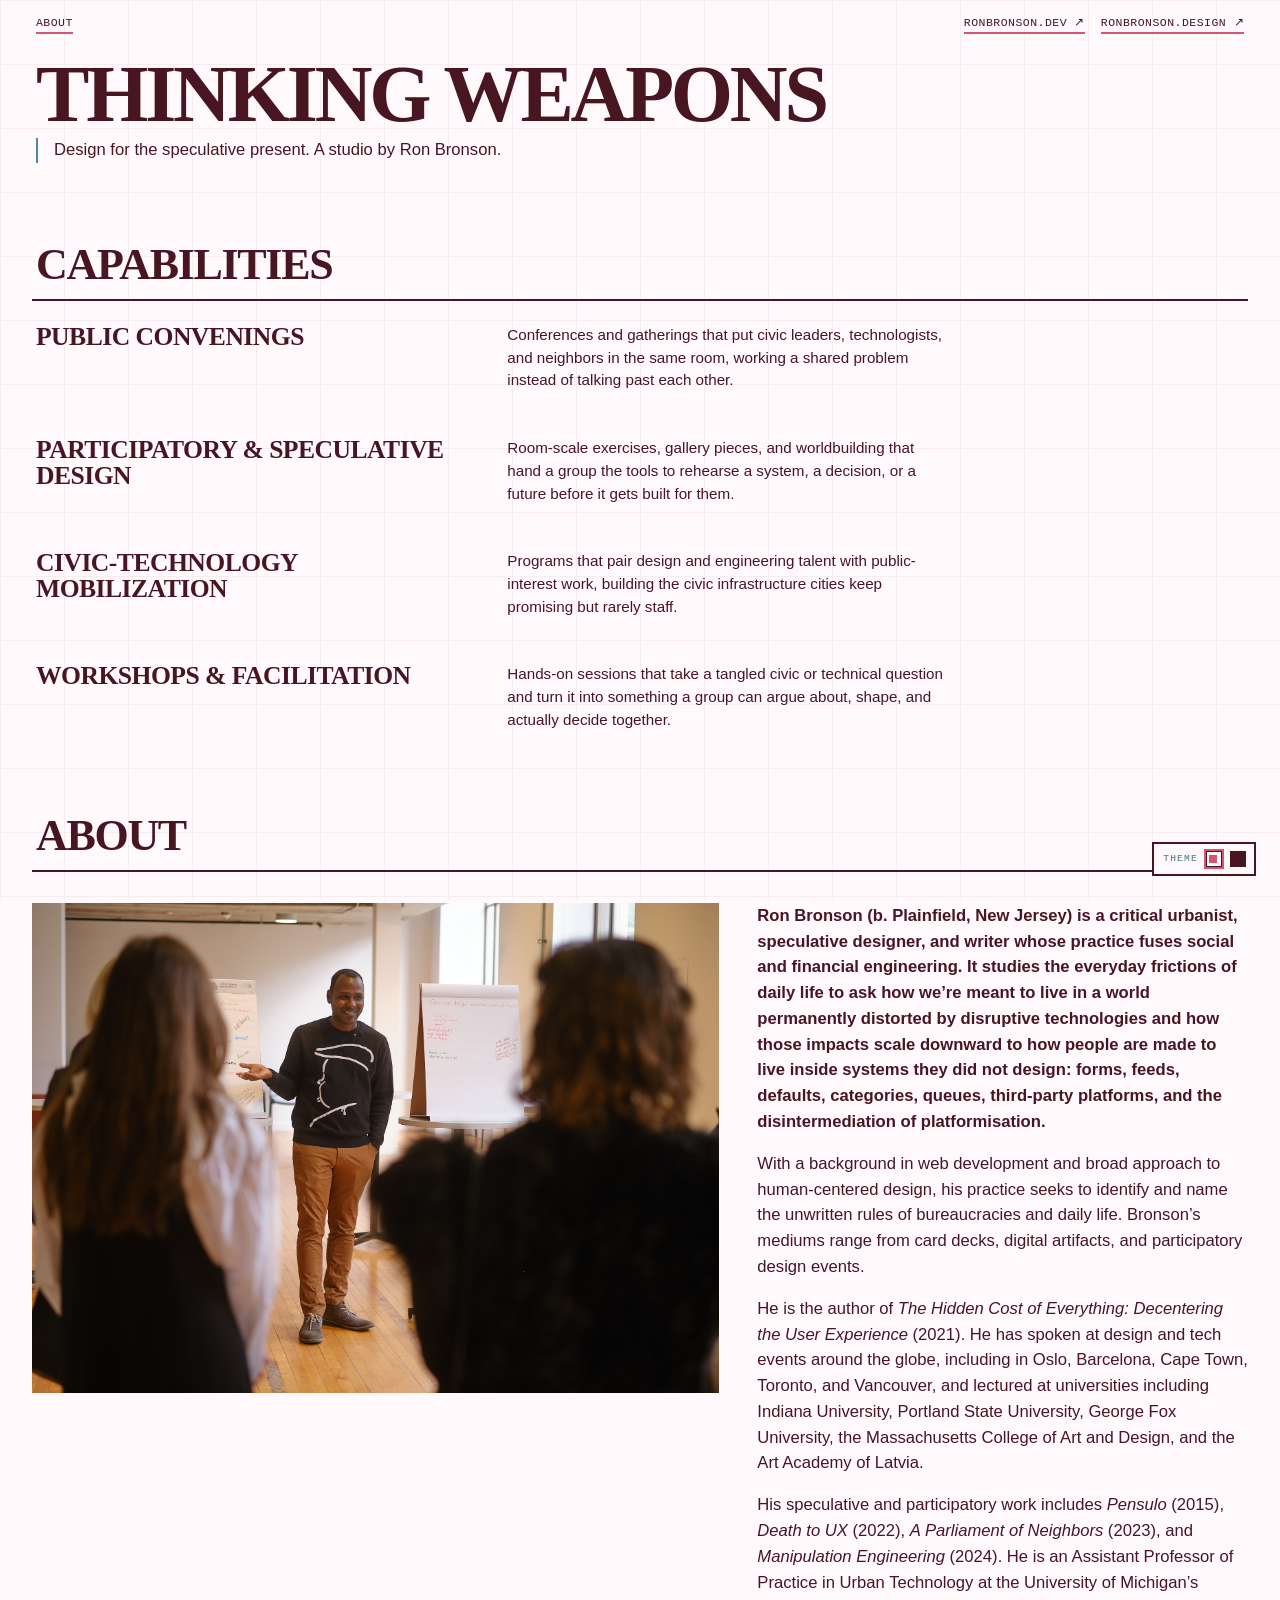
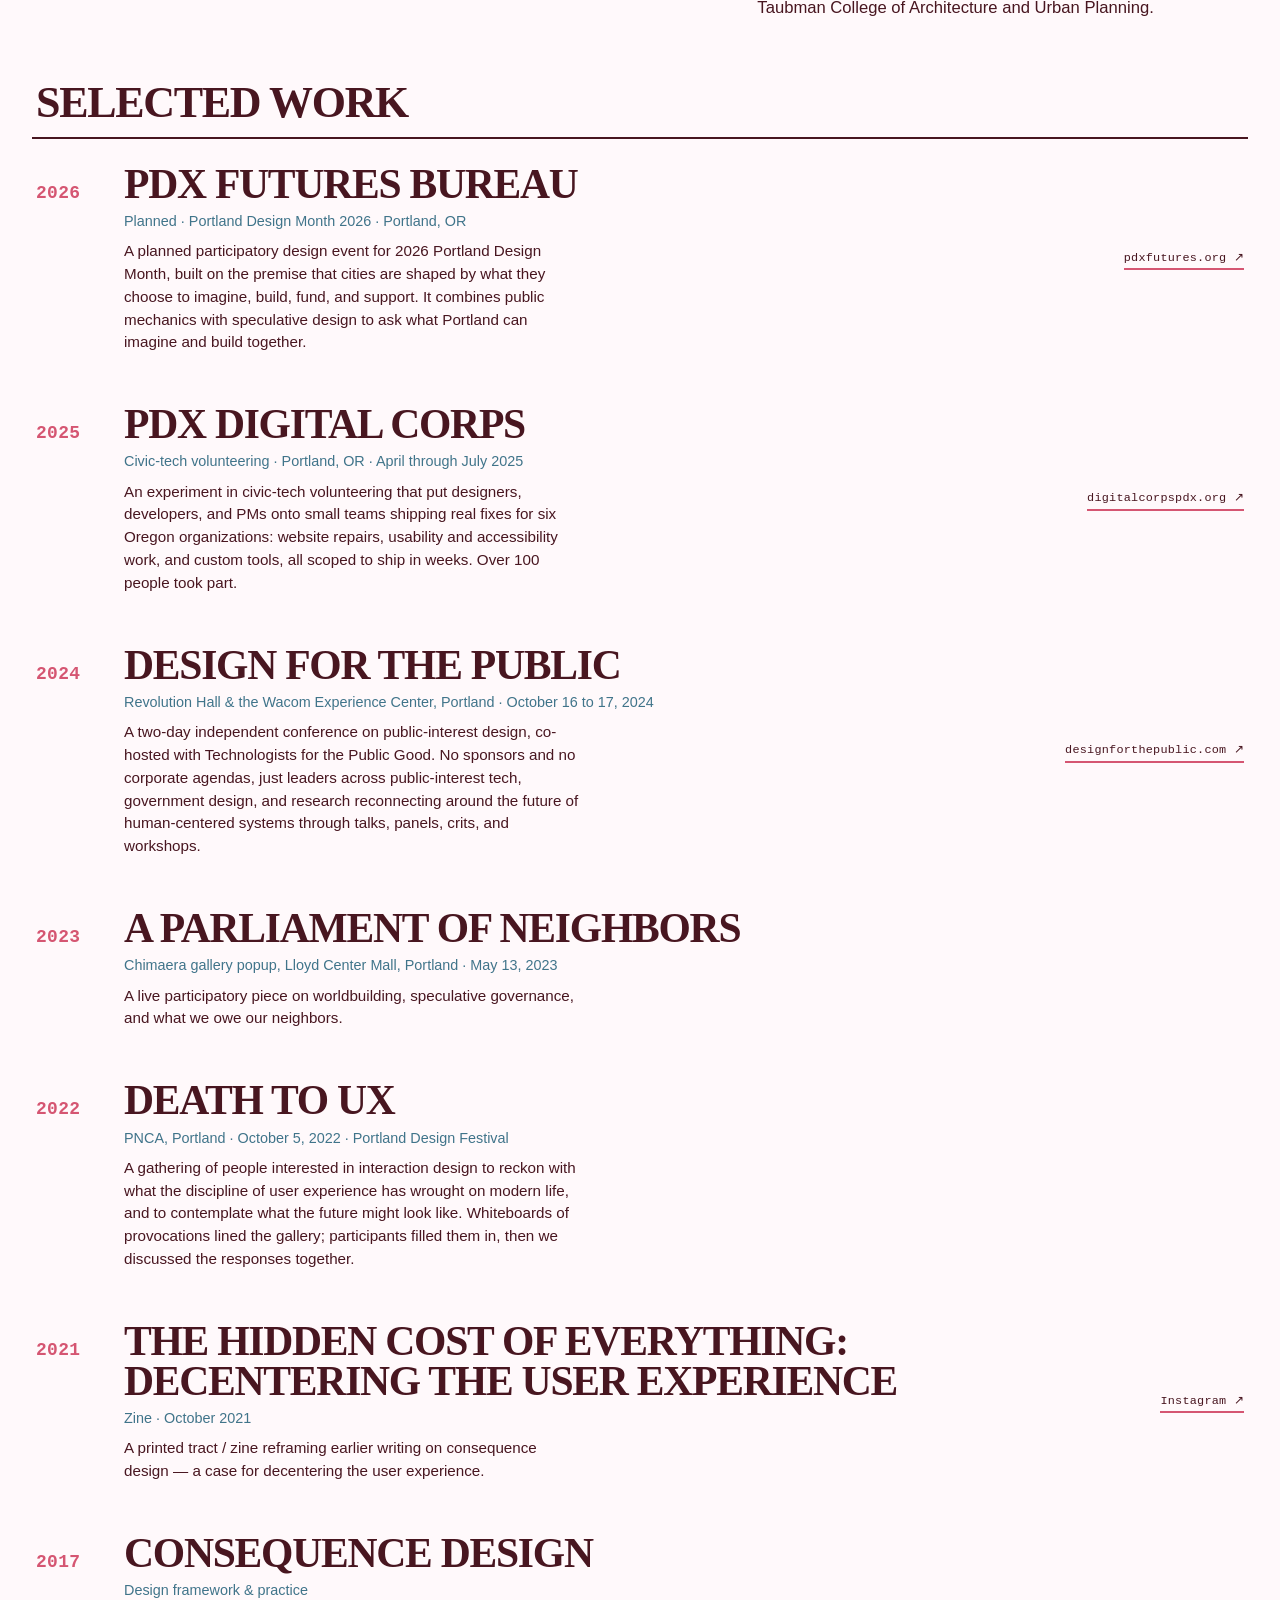
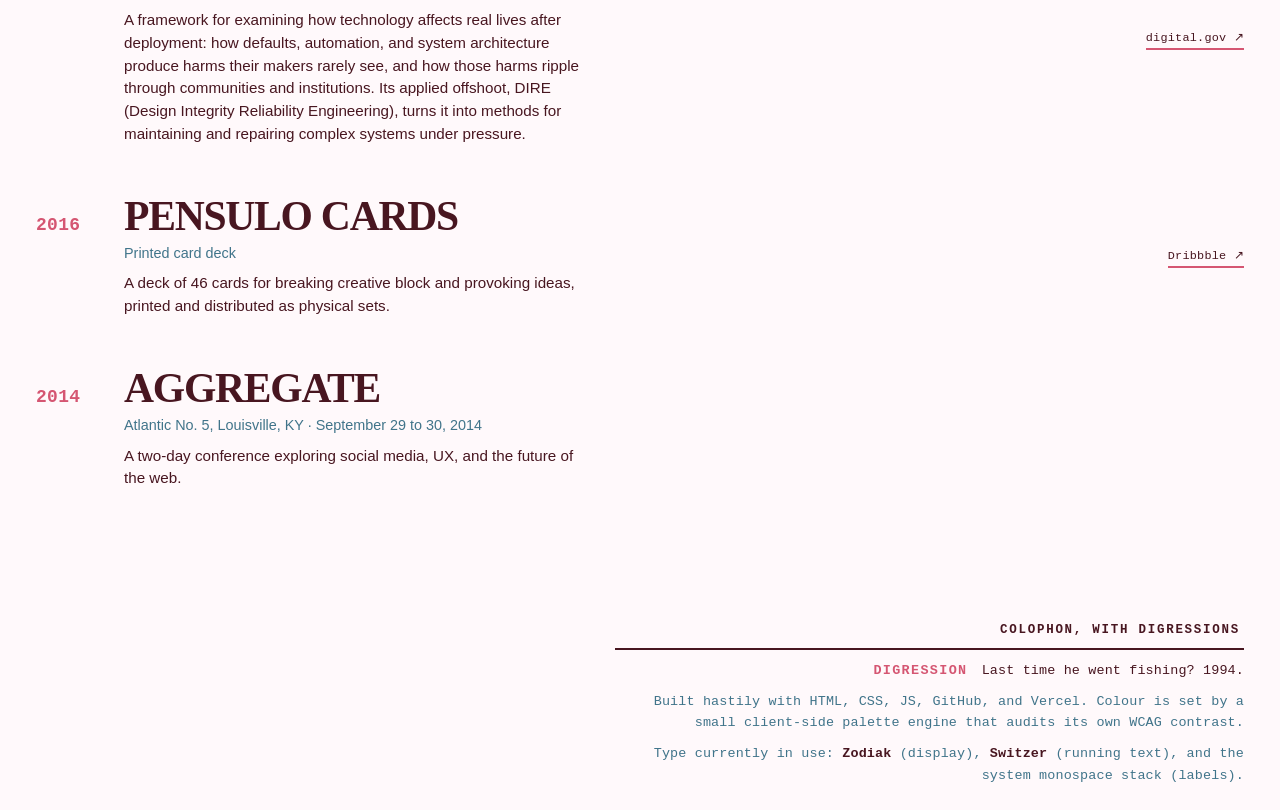
<file: index.html>
<!doctype html>
<html lang="en">
  <head>
    <meta charset="utf-8" />
    <meta name="viewport" content="width=device-width, initial-scale=1" />
    <title>Thinking Weapons · Participatory + Critical Design Studio</title>
    <meta
      name="description"
      content="Thinking Weapons is the participatory + critical design practice of Ron Bronson. Multi-day events, workshops, and convenings across civic life, technology, open source, and innovation. Design for the speculative present."
    />
    <link rel="canonical" href="https://thinkingweapons.com/" />
    <meta property="og:type" content="website" />
    <meta property="og:site_name" content="Thinking Weapons" />
    <meta property="og:url" content="https://thinkingweapons.com/" />
    <meta property="og:title" content="Thinking Weapons · Participatory + Critical Design Studio" />
    <meta property="og:description" content="The participatory + critical design practice of Ron Bronson. Multi-day events, workshops, and convenings across civic life, technology, open source, and innovation." />
    <meta property="og:image" content="https://thinkingweapons.com/apple-touch-icon.png" />
    <meta name="twitter:card" content="summary" />
    <meta name="twitter:title" content="Thinking Weapons · Participatory + Critical Design Studio" />
    <meta name="twitter:description" content="The participatory + critical design practice of Ron Bronson. Multi-day events, workshops, and convenings across civic life, technology, open source, and innovation." />
    <meta name="twitter:image" content="https://thinkingweapons.com/apple-touch-icon.png" />
    <link rel="icon" href="favicon.ico" sizes="any" />
    <link rel="icon" type="image/svg+xml" href="favicon.svg" />
    <link rel="icon" type="image/png" sizes="32x32" href="favicon-32.png" />
    <link rel="icon" type="image/png" sizes="16x16" href="favicon-16.png" />
    <link rel="apple-touch-icon" href="apple-touch-icon.png" />
    <link rel="preconnect" href="https://api.fontshare.com" crossorigin />
    <link rel="stylesheet" href="styles.css" />
    <!-- Palette engine sets colour tokens before first paint (no FOUC). -->
    <script src="palette.js"></script>
  </head>
  <body>
    <a class="skip-link" href="#main">Skip to content</a>

    <nav class="topnav" aria-label="Site">
      <a href="#about">About</a>
      <a class="topnav__ext" href="https://ronbronson.dev">ronbronson.dev &#8599;</a>
      <a href="https://ronbronson.design">ronbronson.design &#8599;</a>
    </nav>

    <header class="site-header">
      <a class="site-name" href="index.html" aria-label="Thinking Weapons home">Thinking Weapons</a>
      <p class="site-lede">Design for the speculative present. A studio by Ron Bronson.</p>
    </header>

    <main id="main" tabindex="-1">
      <section class="capabilities" aria-labelledby="capabilities-title">
        <h2 id="capabilities-title">Capabilities</h2>

        <ul class="capability-list">
          <li class="capability">
            <h3 class="capability__title">Public convenings</h3>
            <p class="capability__desc">Conferences and gatherings that put civic leaders, technologists, and neighbors in the same room, working a shared problem instead of talking past each other.</p>
          </li>
          <li class="capability">
            <h3 class="capability__title">Participatory &amp; speculative design</h3>
            <p class="capability__desc">Room-scale exercises, gallery pieces, and worldbuilding that hand a group the tools to rehearse a system, a decision, or a future before it gets built for them.</p>
          </li>
          <li class="capability">
            <h3 class="capability__title">Civic-technology mobilization</h3>
            <p class="capability__desc">Programs that pair design and engineering talent with public-interest work, building the civic infrastructure cities keep promising but rarely staff.</p>
          </li>
          <li class="capability">
            <h3 class="capability__title">Workshops &amp; facilitation</h3>
            <p class="capability__desc">Hands-on sessions that take a tangled civic or technical question and turn it into something a group can argue about, shape, and actually decide together.</p>
          </li>
        </ul>
      </section>

      <section class="about" id="about" aria-labelledby="about-title">
        <h2 id="about-title">About</h2>

        <div class="about__body">
          <figure class="about__photo">
            <img src="studio.jpg" alt="Ron Bronson leading a participatory design workshop" loading="lazy" onerror="this.style.display='none'" />
          </figure>
          <div class="about__text">
            <p>Ron Bronson (b. Plainfield, New Jersey) is a critical urbanist, speculative designer, and writer whose practice fuses social and financial engineering. It studies the everyday frictions of daily life to ask how we&rsquo;re meant to live in a world permanently distorted by disruptive technologies and how those impacts scale downward to how people are made to live inside systems they did not design: forms, feeds, defaults, categories, queues, third-party platforms, and the disintermediation of platformisation.</p>
            <p>With a background in web development and broad approach to human-centered design, his practice seeks to identify and name the unwritten rules of bureaucracies and daily life. Bronson&rsquo;s mediums range from card decks, digital artifacts, and participatory design events.</p>
            <p>He is the author of <em>The Hidden Cost of Everything: Decentering the User Experience</em> (2021). He has spoken at design and tech events around the globe, including in Oslo, Barcelona, Cape Town, Toronto, and Vancouver, and lectured at universities including Indiana University, Portland State University, George Fox University, the Massachusetts College of Art and Design, and the Art Academy of Latvia.</p>
            <p>His speculative and participatory work includes <em>Pensulo</em> (2015), <em>Death to UX</em> (2022), <em>A Parliament of Neighbors</em> (2023), and <em>Manipulation Engineering</em> (2024). He is an Assistant Professor of Practice in Urban Technology at the University of Michigan&rsquo;s Taubman College of Architecture and Urban Planning.</p>
          </div>
        </div>
      </section>

      <section class="events" aria-labelledby="events-title">
        <h2 id="events-title">Selected work</h2>

        <ol class="event-list">
          <li class="event">
            <span class="event__year">2026</span>
            <div class="event__body">
              <h3 class="event__title">PDX Futures Bureau</h3>
              <p class="event__place">Planned &middot; Portland Design Month 2026 &middot; Portland, OR</p>
              <p class="event__desc">A planned participatory design event for 2026 Portland Design Month, built on the premise that cities are shaped by what they choose to imagine, build, fund, and support. It combines public mechanics with speculative design to ask what Portland can imagine and build together.</p>
            </div>
            <a class="event__link" href="https://pdxfutures.org" target="_blank" rel="noopener">pdxfutures.org &#8599;</a>
          </li>

          <li class="event">
            <span class="event__year">2025</span>
            <div class="event__body">
              <h3 class="event__title">PDX Digital Corps</h3>
              <p class="event__place">Civic-tech volunteering &middot; Portland, OR &middot; April through July 2025</p>
              <p class="event__desc">An experiment in civic-tech volunteering that put designers, developers, and PMs onto small teams shipping real fixes for six Oregon organizations: website repairs, usability and accessibility work, and custom tools, all scoped to ship in weeks. Over 100 people took part.</p>
            </div>
            <a class="event__link" href="https://digitalcorpspdx.org" target="_blank" rel="noopener">digitalcorpspdx.org &#8599;</a>
          </li>

          <li class="event">
            <span class="event__year">2024</span>
            <div class="event__body">
              <h3 class="event__title">Design for the Public</h3>
              <p class="event__place">Revolution Hall &amp; the Wacom Experience Center, Portland &middot; October 16 to 17, 2024</p>
              <p class="event__desc">A two-day independent conference on public-interest design, co-hosted with Technologists for the Public Good. No sponsors and no corporate agendas, just leaders across public-interest tech, government design, and research reconnecting around the future of human-centered systems through talks, panels, crits, and workshops.</p>
            </div>
            <a class="event__link" href="https://designforthepublic.com" target="_blank" rel="noopener">designforthepublic.com &#8599;</a>
          </li>

          <li class="event" id="parliament-of-neighbors">
            <span class="event__year">2023</span>
            <div class="event__body">
              <h3 class="event__title">A Parliament of Neighbors</h3>
              <p class="event__place">Chimaera gallery popup, Lloyd Center Mall, Portland &middot; May 13, 2023</p>
              <p class="event__desc">A live participatory piece on worldbuilding, speculative governance, and what we owe our neighbors.</p>
            </div>
          </li>

          <li class="event">
            <span class="event__year">2022</span>
            <div class="event__body">
              <h3 class="event__title">Death to UX</h3>
              <p class="event__place">PNCA, Portland &middot; October 5, 2022 &middot; Portland Design Festival</p>
              <p class="event__desc">A gathering of people interested in interaction design to reckon with what the discipline of user experience has wrought on modern life, and to contemplate what the future might look like. Whiteboards of provocations lined the gallery; participants filled them in, then we discussed the responses together.</p>
            </div>
          </li>

          <li class="event">
            <span class="event__year">2021</span>
            <div class="event__body">
              <h3 class="event__title">The Hidden Cost of Everything: Decentering the User Experience</h3>
              <p class="event__place">Zine &middot; October 2021</p>
              <p class="event__desc">A printed tract / zine reframing earlier writing on consequence design &mdash; a case for decentering the user experience.</p>
            </div>
            <a class="event__link" href="https://www.instagram.com/p/CVmNmqGlWE7/" target="_blank" rel="noopener">Instagram &#8599;</a>
          </li>

          <li class="event">
            <span class="event__year">2017</span>
            <div class="event__body">
              <h3 class="event__title">Consequence Design</h3>
              <p class="event__place">Design framework &amp; practice</p>
              <p class="event__desc">A framework for examining how technology affects real lives after deployment: how defaults, automation, and system architecture produce harms their makers rarely see, and how those harms ripple through communities and institutions. Its applied offshoot, DIRE (Design Integrity Reliability Engineering), turns it into methods for maintaining and repairing complex systems under pressure.</p>
            </div>
            <a class="event__link" href="https://digital.gov/resources/deceptive-design-how-to-identify-and-combat-consequence-design" target="_blank" rel="noopener">digital.gov &#8599;</a>
          </li>

          <li class="event">
            <span class="event__year">2016</span>
            <div class="event__body">
              <h3 class="event__title">Pensulo Cards</h3>
              <p class="event__place">Printed card deck</p>
              <p class="event__desc">A deck of 46 cards for breaking creative block and provoking ideas, printed and distributed as physical sets.</p>
            </div>
            <a class="event__link" href="https://dribbble.com/shots/3794375-Pensulo-Card-Deck" target="_blank" rel="noopener">Dribbble &#8599;</a>
          </li>

          <li class="event">
            <span class="event__year">2014</span>
            <div class="event__body">
              <h3 class="event__title">Aggregate</h3>
              <p class="event__place">Atlantic No. 5, Louisville, KY &middot; September 29 to 30, 2014</p>
              <p class="event__desc">A two-day conference exploring social media, UX, and the future of the web.</p>
            </div>
          </li>
        </ol>
      </section>
    </main>

    <footer class="site-footer">
      <section class="colophon" aria-label="Colophon, with Digressions">
        <h2>Colophon, with Digressions</h2>
        <p class="colophon__digression"><span class="digression__label">Digression</span> <span id="digression">Inexplicably, a Green Bay Packers shareholder.</span></p>
        <p>Built hastily with HTML, CSS, JS, GitHub, and Vercel. Colour is set by a small client-side palette engine that audits its own WCAG contrast.</p>
        <p>Type currently in use: <b>Zodiak</b> (display), <b>Switzer</b> (running text), and the system monospace stack (labels).</p>
      </section>
    </footer>
  </body>
</html>
</file>
<file: styles.css>
/* ──────────────────────────────────────────────────────────
   Thinking Weapons - participatory design studio.

   A retrofit of the original post-brutalist "Think" scaffold:
   the exposed ruled frames and giant display type are kept, but
   recoloured into a ronbronson.dev / ronbronson.design house
   register - a Bell Labs / IBM technical-memorandum lens. Mono
   metadata labels, a serif display face, and a WCAG-audited
   five-pigment palette written by palette.js before first paint.

   Type (Fontshare-hosted, no Google Fonts - matching the original
   scaffold's ethos; mono falls through to the system stack):
     --display : Zodiak - serif display, masthead + titles
     --text    : Switzer - grotesque body copy (ronbronson's deck face)
     --mono    : system monospace - labels, years, document control
   ────────────────────────────────────────────────────────── */

@import url('https://api.fontshare.com/v2/css?f[]=zodiak@400,700,900&f[]=switzer@400,500,600,700&display=swap');

:root {
  /* Static "Snow" fallback - palette.js overwrites these at load, so a
     JS-off render still lands on the page, never on default white. */
  --bg: #fff9fb;        /* Snow           - paper ground            */
  --bg-deeper: #d3d4d9; /* Alabaster Grey - panel / media ground    */
  --ink: #481620;       /* Night Bordeaux - ink                     */
  --ink-soft: #40748a;  /* Air Force Blue, AA-tuned for soft text   */
  --rule: #4b88a2;      /* Air Force Blue - decorative hairline      */
  --accent: #d55672;    /* Blush Rose     - signal                  */

  /* Structure */
  --frame: 2px;         /* essential grid frame, drawn in --ink */
  --hair: 1px;          /* decorative row hairline, drawn in --rule */
  --max-width: 76rem;

  --display: "Zodiak", "Times New Roman", Georgia, serif;
  --text: "Switzer", "Helvetica Neue", Helvetica, Arial, sans-serif;
  --mono: ui-monospace, SFMono-Regular, Menlo, Consolas, monospace;
}

* {
  box-sizing: border-box;
}

html {
  scroll-behavior: smooth;
}

body {
  margin: 0;
  background: var(--bg);
  color: var(--ink);
  font-family: var(--text);
  font-weight: 500;
  font-size: clamp(1rem, 0.95rem + 0.25vw, 1.15rem);
  line-height: 1.55;
  -webkit-font-smoothing: antialiased;
  text-rendering: optimizeLegibility;
}

/* Faint technical grid - drawn in --ink so it inverts with the theme. */
body::before {
  content: "";
  position: fixed;
  inset: 0;
  pointer-events: none;
  z-index: 0;
  background-image: linear-gradient(var(--ink) 1px, transparent 1px),
    linear-gradient(90deg, var(--ink) 1px, transparent 1px);
  background-size: 4rem 4rem;
  opacity: 0.05;
}

a {
  color: currentColor;
  text-decoration-thickness: 0.1em;
  text-underline-offset: 0.18em;
}

a:hover {
  color: var(--accent);
}

::selection {
  background: var(--accent);
  color: var(--bg);
}

:focus-visible {
  outline: var(--frame) solid var(--accent);
  outline-offset: 0.25rem;
}

.skip-link {
  position: absolute;
  left: 1rem;
  top: 1rem;
  z-index: 3;
  transform: translateY(-200%);
  border: var(--frame) solid var(--ink);
  background: var(--bg);
  padding: 0.6rem 0.8rem;
  font-family: var(--mono);
  font-weight: 600;
  text-transform: uppercase;
}

.skip-link:focus {
  transform: translateY(0);
}

.topnav,
.site-header,
main,
.site-footer {
  position: relative;
  z-index: 1;
  width: min(100% - 1.5rem, var(--max-width));
  margin-inline: auto;
}

/* ── Cross-site links (top right), ronbronson-style ─────────── */
.topnav {
  display: flex;
  flex-wrap: wrap;
  gap: 0.6rem 1rem;
  padding: 0.85rem 0.25rem 0;
  font-family: var(--mono);
  font-size: 0.72rem;
  letter-spacing: 0.04em;
  text-transform: uppercase;
}

.topnav__ext {
  margin-left: auto;
}

.topnav a {
  color: var(--ink);
  text-decoration: none;
  border-bottom: var(--frame) solid var(--accent);
  padding-bottom: 1px;
}

/* ── Masthead ───────────────────────────────────────────────── */
.site-header {
  display: grid;
  gap: 0.5rem;
  padding: 1.5rem 0.25rem 1.25rem;
}

.site-header p,
.site-footer p,
h1,
h2,
h3,
p {
  margin: 0;
}

.site-name {
  font-family: var(--display);
  font-size: clamp(1.9rem, 7vw, 5rem);
  font-weight: 900;
  letter-spacing: -0.04em;
  line-height: 0.9;
  white-space: nowrap;
  text-decoration: none;
  text-transform: uppercase;
}

.site-lede {
  font-family: var(--text);
  font-weight: 500;
  font-size: clamp(1rem, 1.3vw, 1.2rem);
  line-height: 1.5;
  color: var(--ink);
  max-width: 46rem;
  margin-top: 0.9rem;
  border-left: var(--frame) solid var(--rule);
  padding-left: 1rem;
}

/* ── Section labels (mono metadata) ─────────────────────────── */
.label {
  display: block;
  padding: 0 0.25rem 0.6rem;
  font-family: var(--mono);
  font-size: 0.74rem;
  font-weight: 600;
  letter-spacing: 0.12em;
  text-transform: uppercase;
  color: var(--ink-soft);
}

/* ── Bio / intro ────────────────────────────────────────────── */
.bio {
  display: grid;
  gap: 1.25rem;
  padding: clamp(2rem, 6vw, 4.5rem) 0.25rem;
}

.bio .label {
  border-bottom: 0;
  padding: 0;
}

h1 {
  max-width: 36rem;
  font-family: var(--display);
  font-size: clamp(1.7rem, 3.4vw, 3rem);
  font-weight: 700;
  letter-spacing: -0.02em;
  line-height: 1.04;
}

.bio p {
  max-width: 46rem;
  color: var(--ink);
}

.bio > p:first-of-type {
  border-left: var(--frame) solid var(--rule);
  padding-left: 1rem;
  font-size: clamp(1.05rem, 2.2vw, 1.6rem);
  font-weight: 600;
  line-height: 1.3;
  letter-spacing: -0.01em;
  text-wrap: balance;
}

/* ── Sections (capabilities, about, events) ─────────────────── */
.events,
.about,
.capabilities {
  margin-top: clamp(2rem, 5vw, 3.75rem);
}

/* The only divider: a single underline beneath each section heading. */
h2 {
  border-bottom: var(--frame) solid var(--ink);
  padding: 0 0.25rem 0.75rem;
  font-family: var(--display);
  font-size: clamp(1.6rem, 3.6vw, 2.75rem);
  font-weight: 900;
  letter-spacing: -0.03em;
  line-height: 1;
  text-transform: uppercase;
}

/* ── About (inline, with photo) ─────────────────────────────── */
.about__body {
  display: grid;
  grid-template-columns: minmax(0, 1.4fr) minmax(13rem, 1fr);
  gap: clamp(1.25rem, 3vw, 2.5rem);
  align-items: start;
  padding-top: clamp(1.25rem, 2.4vw, 2rem);
}

.about__photo {
  margin: 0;
  background: var(--bg-deeper);
  aspect-ratio: 7 / 5;
  overflow: hidden;
}

.about__photo img {
  display: block;
  width: 100%;
  height: 100%;
  object-fit: cover;
}

.about__text {
  display: grid;
  gap: 1rem;
  max-width: 54ch;
}

.about__text p {
  margin: 0;
  font-size: clamp(1rem, 1.3vw, 1.15rem);
  line-height: 1.55;
  color: var(--ink);
}

.about__text p:first-child {
  font-weight: 600;
}

/* ── Capabilities list ──────────────────────────────────────── */
.capability-list {
  margin: 0;
  padding: 0;
  list-style: none;
}

.capability {
  display: grid;
  grid-template-columns: minmax(11rem, 0.85fr) minmax(14rem, 1.4fr);
  gap: 0.4rem 1.5rem;
  padding: clamp(0.9rem, 2vw, 1.4rem) 0.25rem;
}

.capability__title {
  font-family: var(--display);
  font-size: clamp(1.15rem, 2vw, 1.6rem);
  font-weight: 700;
  letter-spacing: -0.02em;
  line-height: 1.02;
  text-transform: uppercase;
}

.capability__desc {
  font-family: var(--text);
  font-size: clamp(0.95rem, 1.1vw, 1.05rem);
  line-height: 1.5;
  color: var(--ink);
  max-width: 52ch;
}

.event-list {
  margin: 0;
  padding: 0;
  list-style: none;
  counter-reset: none;
}

.event {
  display: grid;
  grid-template-columns: minmax(4rem, auto) minmax(0, 1fr) auto;
  align-items: baseline;
  gap: 0.5rem 1.5rem;
  padding: clamp(1rem, 2.2vw, 1.6rem) 0.25rem;
}

.event__year {
  font-family: var(--mono);
  font-size: clamp(1rem, 1.4vw, 1.25rem);
  font-weight: 600;
  color: var(--accent);
  letter-spacing: 0.02em;
}

.event__body {
  display: grid;
  gap: 0.35rem;
}

.event__title {
  font-family: var(--display);
  font-size: clamp(1.5rem, 3.4vw, 2.6rem);
  font-weight: 700;
  letter-spacing: -0.03em;
  line-height: 0.95;
  text-transform: uppercase;
}

.event__place {
  font-family: var(--text);
  font-size: clamp(0.9rem, 1.1vw, 1rem);
  color: var(--ink-soft);
}

.event__desc {
  font-family: var(--text);
  font-size: clamp(0.95rem, 1.1vw, 1.05rem);
  line-height: 1.5;
  color: var(--ink);
  max-width: 54ch;
  margin-top: 0.15rem;
}

.event__link {
  align-self: center;
  font-family: var(--mono);
  font-size: 0.74rem;
  letter-spacing: 0.02em;
  color: var(--ink);
  text-decoration: none;
  white-space: nowrap;
  border-bottom: var(--frame) solid var(--accent);
  padding-bottom: 1px;
}

/* ── Footer / colophon (ported from ronbronson.dev/.design) ──── */
.site-footer {
  margin-top: clamp(3rem, 7vw, 5.5rem);
  padding: 1.25rem 0.25rem 1.5rem;
}

.colophon {
  max-width: 78ch;
  margin-left: auto;
  font-family: var(--mono);
  font-size: clamp(0.8rem, 1.05vw, 0.9rem);
  line-height: 1.6;
  letter-spacing: 0.01em;
  color: var(--ink-soft);
  text-align: right;
}

.colophon h2 {
  margin: 0 0 0.6rem;
  font-family: var(--mono);
  font-size: 0.78rem;
  font-weight: 600;
  letter-spacing: 0.14em;
  text-transform: uppercase;
  color: var(--ink);
}

.colophon p {
  margin: 0;
}

.colophon p + p {
  margin-top: 0.7em;
}

.colophon b {
  color: var(--ink);
  font-weight: 600;
}

.colophon a {
  color: var(--ink);
  border-bottom: var(--frame) solid var(--accent);
  padding-bottom: 1px;
  text-decoration: none;
}

.colophon a:hover {
  color: var(--accent);
}

.colophon__digression {
  color: var(--ink);
}

.digression__label {
  margin-right: 6px;
  font-weight: 600;
  letter-spacing: 0.1em;
  text-transform: uppercase;
  color: var(--accent);
}

/* ── Palette dock - square, ruled (ported from ronbronson) ──── */
.palette-dock {
  position: fixed;
  bottom: clamp(0.9rem, 2vw, 1.5rem);
  right: clamp(0.9rem, 2vw, 1.5rem);
  z-index: 80;
  display: inline-flex;
  gap: 0.5rem;
  align-items: center;
  padding: 0.45rem 0.55rem;
  background: var(--bg);
  border: var(--frame) solid var(--ink);
}

.palette-dock__tag {
  font-family: var(--mono);
  font-size: 0.6rem;
  letter-spacing: 0.12em;
  color: var(--ink-soft);
}

.palette-swatch {
  width: 16px;
  height: 16px;
  border: var(--hair) solid var(--ink);
  background: var(--sw-bg);
  padding: 0;
  cursor: pointer;
  position: relative;
  transition: transform 0.1s ease;
}

.palette-swatch::after {
  content: "";
  position: absolute;
  inset: 3px;
  background: var(--sw-accent);
  transform: scale(0);
  transition: transform 0.12s ease;
}

.palette-swatch:hover {
  transform: translateY(-2px);
}

.palette-swatch:focus-visible {
  outline: var(--frame) solid var(--accent);
  outline-offset: 2px;
}

.palette-swatch[aria-pressed="true"] {
  box-shadow: 0 0 0 2px var(--accent);
}

.palette-swatch[aria-pressed="true"]::after {
  transform: scale(1);
}

@media (prefers-reduced-motion: reduce) {
  html {
    scroll-behavior: auto;
  }
  .palette-swatch,
  .palette-swatch::after {
    transition: none;
  }
}

@media (max-width: 720px) {
  .event {
    grid-template-columns: 1fr;
    gap: 0.4rem;
  }

  .capability {
    grid-template-columns: 1fr;
  }

  .about__body {
    grid-template-columns: 1fr;
  }

  .event__link {
    justify-self: start;
  }
}
</file>
